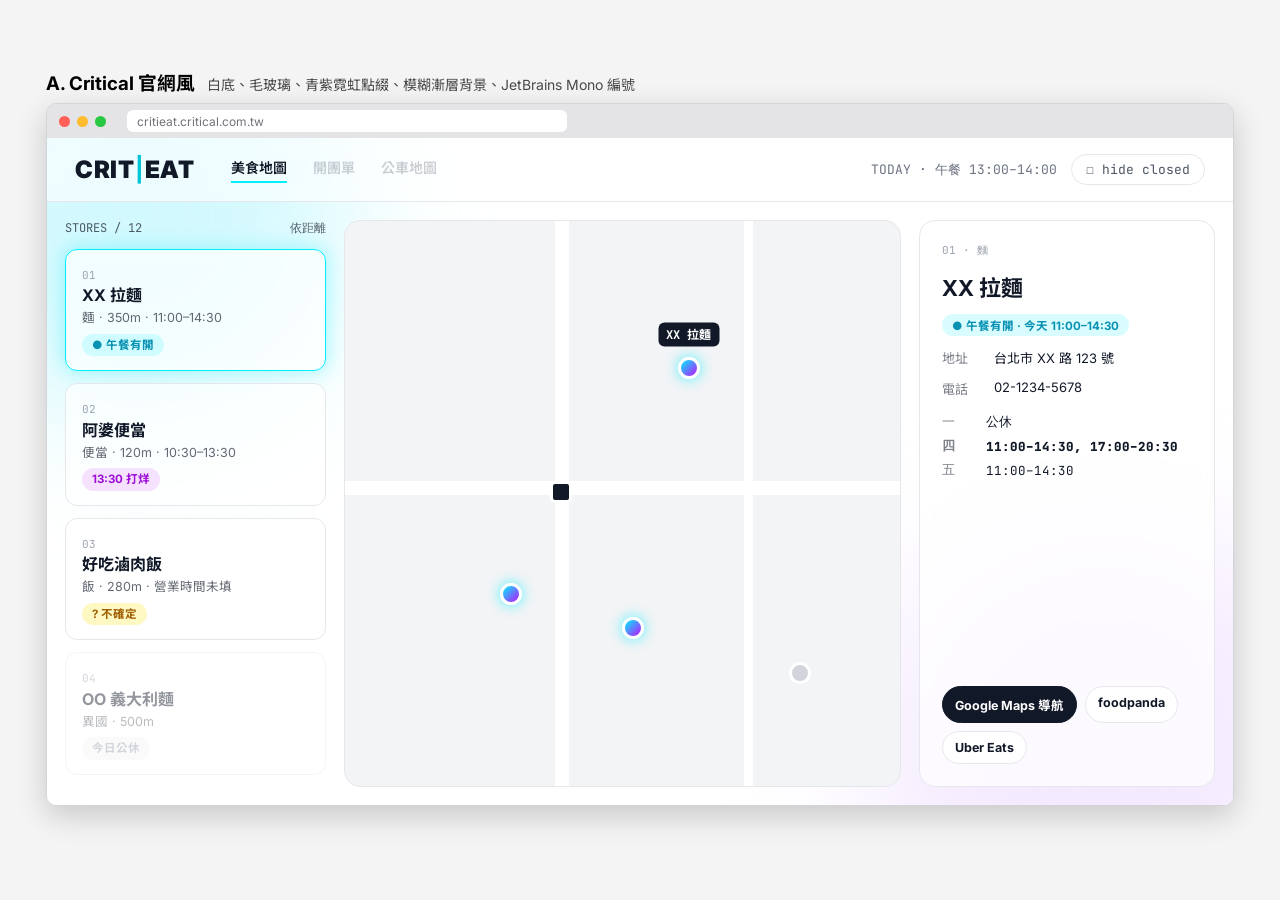
<file: docs/design/style-a-critical.html>
<!doctype html>
<html lang="zh-Hant"><head><meta charset="utf-8"><meta name="viewport" content="width=device-width, initial-scale=1">
<title>CRITIEAT 風格 A（採用）</title>
<link rel="stylesheet" href="https://fonts.googleapis.com/css2?family=Inter:wght@400;600;800;900&family=Noto+Sans+TC:wght@400;500;700;900&family=JetBrains+Mono:wght@400;700&display=swap">
<style>
  .win { border-radius: 10px; overflow: hidden; box-shadow: 0 10px 30px rgba(0,0,0,.18); border: 1px solid #d4d4d8; }
  .chrome { height: 34px; background: #e4e4e7; display: flex; align-items: center; gap: 7px; padding: 0 12px; }
  .chrome i { width: 11px; height: 11px; border-radius: 50%; display: block; }
  .chrome .url { margin-left: 14px; flex: 1; max-width: 420px; height: 22px; background: #fff; border-radius: 6px; font: 12px Inter, sans-serif; color: #71717a; display: flex; align-items: center; padding: 0 10px; }

  .site { font-family: Inter, "Noto Sans TC", sans-serif; aspect-ratio: 16 / 9; display: flex; flex-direction: column; position: relative; overflow: hidden; font-size: 14px; }
  .site * { box-sizing: border-box; }
  .hdr { height: 64px; display: flex; align-items: center; padding: 0 28px; gap: 36px; position: relative; z-index: 2; flex: none; }
  .hdr .logo { font-weight: 900; font-size: 24px; letter-spacing: .03em; }
  .hdr nav { display: flex; gap: 26px; font-size: 14px; font-weight: 600; }
  .hdr nav .soon { opacity: .35; }
  .hdr .right { margin-left: auto; display: flex; align-items: center; gap: 14px; font-size: 13px; }
  .main { flex: 1; display: flex; min-height: 0; position: relative; z-index: 1; }
  .list { width: 25%; padding: 18px; display: flex; flex-direction: column; gap: 12px; overflow: hidden; flex: none; }
  .list .head { font-size: 12px; display: flex; justify-content: space-between; opacity: .7; }
  .item { padding: 14px 16px; line-height: 1.45; cursor: default; }
  .item b { font-size: 16px; display: block; }
  .meta { font-size: 12.5px; opacity: .65; }
  .badge { display: inline-block; font-size: 11.5px; padding: 3px 10px; margin-top: 6px; font-weight: 700; }
  .map { flex: 1; position: relative; overflow: hidden; }
  .road { position: absolute; }
  .pin { position: absolute; transform: translate(-50%, -50%); width: 22px; height: 22px; border-radius: 50%; }
  .pin-label { position: absolute; transform: translate(-50%, -190%); font-size: 12px; font-weight: 700; padding: 3px 8px; white-space: nowrap; }
  .detail { width: 25%; padding: 22px; display: flex; flex-direction: column; gap: 12px; flex: none; overflow: hidden; }
  .detail h3 { margin: 0; font-size: 22px; }
  .detail .row { font-size: 13px; display: flex; gap: 8px; }
  .detail .row span:first-child { width: 44px; opacity: .55; flex: none; }
  .detail table { font-size: 12.5px; border-collapse: collapse; width: 100%; }
  .detail td { padding: 3px 0; }
  .detail td:first-child { width: 44px; opacity: .55; }
  .detail tr.today td { font-weight: 800; }
  .btns { display: flex; flex-wrap: wrap; gap: 8px; margin-top: auto; }
  .btn { font-size: 12.5px; font-weight: 700; padding: 8px 12px; }

  /* ---------- A Critical ---------- */
  .A { background: #fff; color: #111827; }
  .A .blob { position: absolute; border-radius: 50%; filter: blur(70px); opacity: .5; z-index: 0; }
  .A .hdr { border-bottom: 1px solid #e5e7eb; background: rgba(255,255,255,.6); backdrop-filter: blur(8px); }
  .A .logo b { color: #00c4d4; }
  .A nav a.on { color: #111827; border-bottom: 2px solid #00f0ff; padding-bottom: 4px; }
  .A nav a { color: #6b7280; }
  .A .mono { font-family: "JetBrains Mono", monospace; }
  .A .pill { border: 1px solid #e5e7eb; border-radius: 999px; padding: 6px 14px; background: rgba(255,255,255,.7); color: #4b5563; }
  .A .item { background: rgba(255,255,255,.7); backdrop-filter: blur(6px); border: 1px solid #e5e7eb; border-radius: 12px; }
  .A .item.on { border-color: #00f0ff; box-shadow: 0 0 18px 2px rgba(0,240,255,.3); }
  .A .item.off { opacity: .45; }
  .A .num { font-family: "JetBrains Mono", monospace; font-size: 11px; color: #9ca3af; }
  .A .b-open { background: rgba(0,240,255,.15); color: #0891b2; border-radius: 999px; }
  .A .b-warn { background: rgba(188,19,254,.12); color: #9d0fd6; border-radius: 999px; }
  .A .b-off { background: #f3f4f6; color: #9ca3af; border-radius: 999px; }
  .A .map { background: #f3f4f6; margin: 18px 0; border-radius: 16px; border: 1px solid #e5e7eb; }
  .A .road { background: #fff; }
  .A .pin { background: linear-gradient(135deg, #00f0ff, #bc13fe); border: 3px solid #fff; box-shadow: 0 0 14px rgba(0,240,255,.7); }
  .A .pin.off { background: #d1d5db; box-shadow: none; }
  .A .pin.hq { background: #111827; border-radius: 5px; box-shadow: none; }
  .A .pin-label { background: #111827; color: #fff; border-radius: 6px; font-family: "JetBrains Mono", "Noto Sans TC", monospace; }
  .A .detail { background: rgba(255,255,255,.75); backdrop-filter: blur(8px); margin: 18px; border: 1px solid #e5e7eb; border-radius: 16px; }
  .A .btn { border-radius: 999px; border: 1px solid #e5e7eb; background: #fff; }
  .A .btn.pri { background: #111827; color: #fff; border-color: #111827; }

  /* ---------- B Mono ---------- */
  .B { background: #fafafa; color: #111; }
  .B .hdr { background: #111; color: #fff; }
  .B nav a { color: #fff; }
  .B nav a.on { background: #fff; color: #111; padding: 4px 10px; }
  .B .pill { border: 2px solid #fff; padding: 5px 12px; font-weight: 700; }
  .B .item { background: #fff; border: 2px solid #111; }
  .B .item.on { box-shadow: 5px 5px 0 #111; }
  .B .item.off { border-color: #ccc; color: #aaa; }
  .B .b-open { background: #111; color: #fff; }
  .B .b-warn { background: #ffd400; color: #111; }
  .B .b-off { background: #e5e5e5; color: #999; }
  .B .map { background: #fff; border-left: 2px solid #111; border-right: 2px solid #111; }
  .B .road { background: #ececec; }
  .B .pin { background: #111; border: 3px solid #fff; box-shadow: 0 0 0 2px #111; }
  .B .pin.off { background: #ccc; box-shadow: 0 0 0 2px #ccc; }
  .B .pin.hq { background: #ffd400; border-radius: 3px; }
  .B .pin-label { background: #111; color: #fff; }
  .B .detail { background: #fff; }
  .B .detail h3 { font-weight: 900; font-size: 26px; }
  .B .btn { border: 2px solid #111; background: #fff; }
  .B .btn.pri { background: #111; color: #fff; }

  /* ---------- C Warm ---------- */
  .C { background: #fff8ef; color: #3b2a1a; }
  .C .hdr { border-bottom: 1px solid #f0dcc4; }
  .C .logo { color: #e8590c; }
  .C nav a { color: #a08b77; }
  .C nav a.on { color: #e8590c; }
  .C .pill { background: #ffe8cc; color: #b34700; border-radius: 999px; padding: 6px 14px; font-weight: 700; }
  .C .item { background: #fff; border-radius: 16px; box-shadow: 0 2px 10px rgba(120,70,20,.08); }
  .C .item.on { outline: 2px solid #ff922b; }
  .C .item.off { opacity: .5; }
  .C .b-open { background: #d3f9d8; color: #2b8a3e; border-radius: 999px; }
  .C .b-warn { background: #ffe8cc; color: #d9480f; border-radius: 999px; }
  .C .b-off { background: #f1e6da; color: #a08b77; border-radius: 999px; }
  .C .map { background: #f3e7d6; margin: 18px 0; border-radius: 20px; }
  .C .road { background: #fff; }
  .C .pin { width: 36px; height: 36px; background: #fff; box-shadow: 0 3px 8px rgba(0,0,0,.15); font-size: 19px; display: flex; align-items: center; justify-content: center; }
  .C .pin.off { filter: grayscale(1); opacity: .5; }
  .C .pin.hq { background: #e8590c; color: #fff; font-size: 12px; font-weight: 800; width: 46px; height: 46px; }
  .C .pin-label { background: #e8590c; color: #fff; border-radius: 999px; transform: translate(-50%, -170%); }
  .C .detail { background: #fff; margin: 18px; border-radius: 20px; box-shadow: 0 4px 16px rgba(120,70,20,.08); }
  .C .btn { border-radius: 999px; background: #fff3e6; color: #b34700; }
  .C .btn.pri { background: #e8590c; color: #fff; }

  .opt-title { margin: 22px 0 8px; display: flex; align-items: baseline; gap: 12px; }
  .opt-title h3 { margin: 0; }
  .opt-title p { margin: 0; opacity: .7; font-size: 14px; }
</style>

<style>body{margin:0;padding:32px;background:#f4f4f5;font-family:Inter,"Noto Sans TC",sans-serif}</style>
</head><body>
<div>
<div class="option" data-choice="a-critical" style="display:block;padding:14px">
  <div class="opt-title"><h3>A. Critical 官網風</h3><p>白底、毛玻璃、青紫霓虹點綴、模糊漸層背景、JetBrains Mono 編號</p></div>
  <div class="win">
    <div class="chrome"><i style="background:#ff5f57"></i><i style="background:#febc2e"></i><i style="background:#28c840"></i><div class="url">critieat.critical.com.tw</div></div>
    <div class="site A">
      <div class="blob" style="width:420px;height:420px;background:#a5f3fc;top:-140px;left:-120px"></div>
      <div class="blob" style="width:460px;height:460px;background:#e9d5ff;bottom:-180px;right:-100px"></div>
      <div class="hdr">
        <div class="logo">CRIT<b>|</b>EAT</div>
        <nav><a class="on">美食地圖</a><a class="soon">開團單</a><a class="soon">公車地圖</a></nav>
        <div class="right"><span class="mono" style="color:#6b7280">TODAY · 午餐 13:00–14:00</span><span class="pill mono">☐ hide closed</span></div>
      </div>
      <div class="main">
        <div class="list">
          <div class="head mono"><span>STORES / 12</span><span>依距離</span></div>
          <div class="item on"><span class="num">01</span><b>XX 拉麵</b><span class="meta">麵 · 350m · 11:00–14:30</span><br><span class="badge b-open">● 午餐有開</span></div>
          <div class="item"><span class="num">02</span><b>阿婆便當</b><span class="meta">便當 · 120m · 10:30–13:30</span><br><span class="badge b-warn">13:30 打烊</span></div>
          <div class="item"><span class="num">03</span><b>好吃滷肉飯</b><span class="meta">飯 · 280m · 營業時間未填</span><br><span class="badge b-off" style="background:#fef9c3;color:#a16207">? 不確定</span></div>
          <div class="item off"><span class="num">04</span><b>OO 義大利麵</b><span class="meta">異國 · 500m</span><br><span class="badge b-off">今日公休</span></div>
        </div>
        <div class="map">
          <div class="road" style="left:0;right:0;top:46%;height:14px"></div>
          <div class="road" style="top:0;bottom:0;left:38%;width:14px"></div>
          <div class="road" style="top:0;bottom:0;left:72%;width:9px"></div>
          <div class="pin hq" style="left:39%;top:48%"></div>
          <div class="pin" style="left:62%;top:26%"></div><div class="pin-label" style="left:62%;top:26%">XX 拉麵</div>
          <div class="pin" style="left:30%;top:66%"></div>
          <div class="pin" style="left:52%;top:72%"></div>
          <div class="pin off" style="left:82%;top:80%"></div>
        </div>
        <div class="detail">
          <span class="num">01 · 麵</span>
          <h3>XX 拉麵</h3>
          <span class="badge b-open" style="align-self:flex-start;margin:0">● 午餐有開 · 今天 11:00–14:30</span>
          <div class="row"><span>地址</span><span>台北市 XX 路 123 號</span></div>
          <div class="row"><span>電話</span><span>02-1234-5678</span></div>
          <table class="mono"><tr><td>一</td><td>公休</td></tr><tr class="today"><td>四</td><td>11:00–14:30, 17:00–20:30</td></tr><tr><td>五</td><td>11:00–14:30</td></tr></table>
          <div class="btns"><span class="btn pri">Google Maps 導航</span><span class="btn">foodpanda</span><span class="btn">Uber Eats</span></div>
        </div>
      </div>
    </div>
  </div>
</div>

</div>
</body></html>
</file>
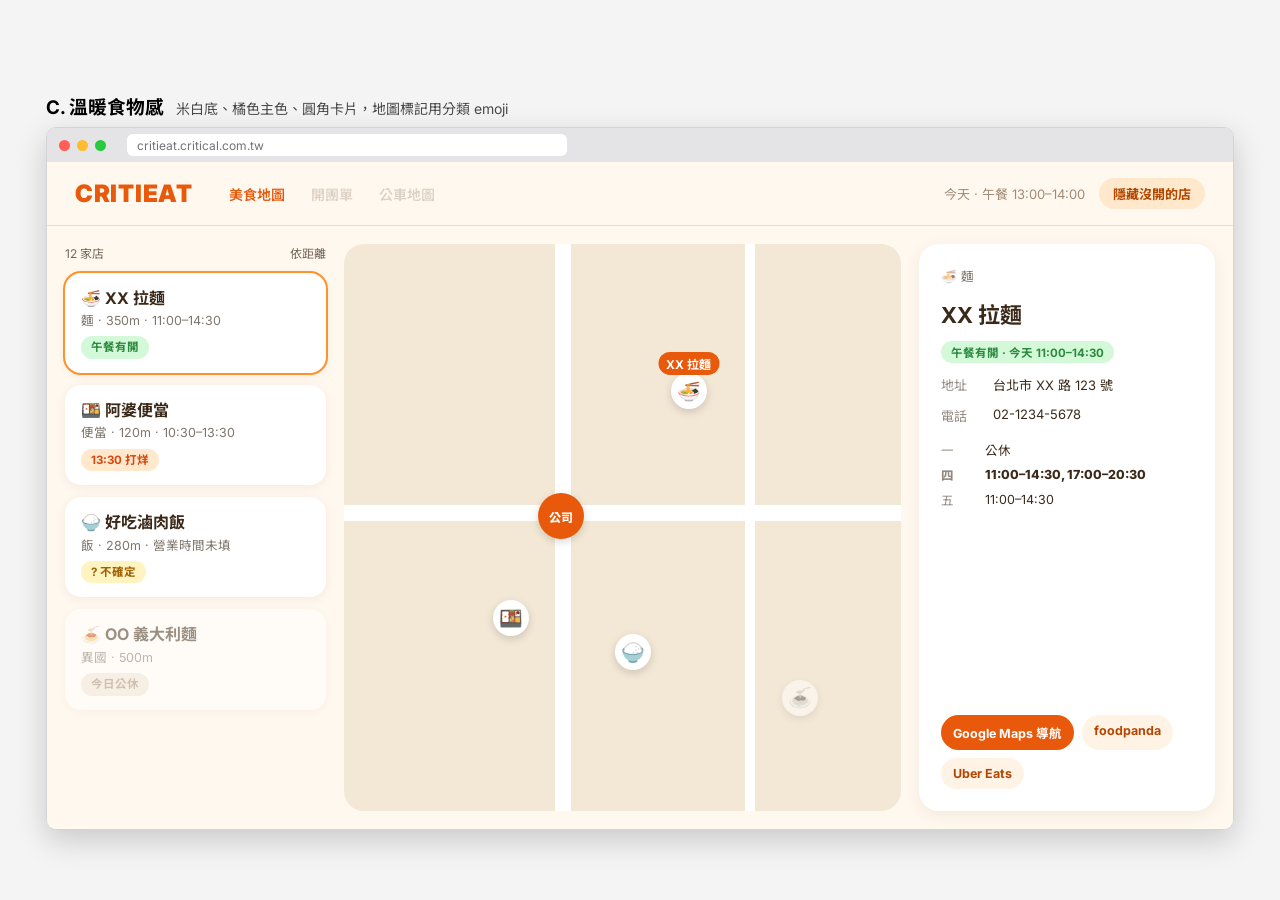
<file: docs/design/style-c-warm.html>
<!doctype html>
<html lang="zh-Hant"><head><meta charset="utf-8"><meta name="viewport" content="width=device-width, initial-scale=1">
<title>CRITIEAT 風格 C（保留樣本）</title>
<link rel="stylesheet" href="https://fonts.googleapis.com/css2?family=Inter:wght@400;600;800;900&family=Noto+Sans+TC:wght@400;500;700;900&family=JetBrains+Mono:wght@400;700&display=swap">
<style>
  .win { border-radius: 10px; overflow: hidden; box-shadow: 0 10px 30px rgba(0,0,0,.18); border: 1px solid #d4d4d8; }
  .chrome { height: 34px; background: #e4e4e7; display: flex; align-items: center; gap: 7px; padding: 0 12px; }
  .chrome i { width: 11px; height: 11px; border-radius: 50%; display: block; }
  .chrome .url { margin-left: 14px; flex: 1; max-width: 420px; height: 22px; background: #fff; border-radius: 6px; font: 12px Inter, sans-serif; color: #71717a; display: flex; align-items: center; padding: 0 10px; }

  .site { font-family: Inter, "Noto Sans TC", sans-serif; aspect-ratio: 16 / 9; display: flex; flex-direction: column; position: relative; overflow: hidden; font-size: 14px; }
  .site * { box-sizing: border-box; }
  .hdr { height: 64px; display: flex; align-items: center; padding: 0 28px; gap: 36px; position: relative; z-index: 2; flex: none; }
  .hdr .logo { font-weight: 900; font-size: 24px; letter-spacing: .03em; }
  .hdr nav { display: flex; gap: 26px; font-size: 14px; font-weight: 600; }
  .hdr nav .soon { opacity: .35; }
  .hdr .right { margin-left: auto; display: flex; align-items: center; gap: 14px; font-size: 13px; }
  .main { flex: 1; display: flex; min-height: 0; position: relative; z-index: 1; }
  .list { width: 25%; padding: 18px; display: flex; flex-direction: column; gap: 12px; overflow: hidden; flex: none; }
  .list .head { font-size: 12px; display: flex; justify-content: space-between; opacity: .7; }
  .item { padding: 14px 16px; line-height: 1.45; cursor: default; }
  .item b { font-size: 16px; display: block; }
  .meta { font-size: 12.5px; opacity: .65; }
  .badge { display: inline-block; font-size: 11.5px; padding: 3px 10px; margin-top: 6px; font-weight: 700; }
  .map { flex: 1; position: relative; overflow: hidden; }
  .road { position: absolute; }
  .pin { position: absolute; transform: translate(-50%, -50%); width: 22px; height: 22px; border-radius: 50%; }
  .pin-label { position: absolute; transform: translate(-50%, -190%); font-size: 12px; font-weight: 700; padding: 3px 8px; white-space: nowrap; }
  .detail { width: 25%; padding: 22px; display: flex; flex-direction: column; gap: 12px; flex: none; overflow: hidden; }
  .detail h3 { margin: 0; font-size: 22px; }
  .detail .row { font-size: 13px; display: flex; gap: 8px; }
  .detail .row span:first-child { width: 44px; opacity: .55; flex: none; }
  .detail table { font-size: 12.5px; border-collapse: collapse; width: 100%; }
  .detail td { padding: 3px 0; }
  .detail td:first-child { width: 44px; opacity: .55; }
  .detail tr.today td { font-weight: 800; }
  .btns { display: flex; flex-wrap: wrap; gap: 8px; margin-top: auto; }
  .btn { font-size: 12.5px; font-weight: 700; padding: 8px 12px; }

  /* ---------- A Critical ---------- */
  .A { background: #fff; color: #111827; }
  .A .blob { position: absolute; border-radius: 50%; filter: blur(70px); opacity: .5; z-index: 0; }
  .A .hdr { border-bottom: 1px solid #e5e7eb; background: rgba(255,255,255,.6); backdrop-filter: blur(8px); }
  .A .logo b { color: #00c4d4; }
  .A nav a.on { color: #111827; border-bottom: 2px solid #00f0ff; padding-bottom: 4px; }
  .A nav a { color: #6b7280; }
  .A .mono { font-family: "JetBrains Mono", monospace; }
  .A .pill { border: 1px solid #e5e7eb; border-radius: 999px; padding: 6px 14px; background: rgba(255,255,255,.7); color: #4b5563; }
  .A .item { background: rgba(255,255,255,.7); backdrop-filter: blur(6px); border: 1px solid #e5e7eb; border-radius: 12px; }
  .A .item.on { border-color: #00f0ff; box-shadow: 0 0 18px 2px rgba(0,240,255,.3); }
  .A .item.off { opacity: .45; }
  .A .num { font-family: "JetBrains Mono", monospace; font-size: 11px; color: #9ca3af; }
  .A .b-open { background: rgba(0,240,255,.15); color: #0891b2; border-radius: 999px; }
  .A .b-warn { background: rgba(188,19,254,.12); color: #9d0fd6; border-radius: 999px; }
  .A .b-off { background: #f3f4f6; color: #9ca3af; border-radius: 999px; }
  .A .map { background: #f3f4f6; margin: 18px 0; border-radius: 16px; border: 1px solid #e5e7eb; }
  .A .road { background: #fff; }
  .A .pin { background: linear-gradient(135deg, #00f0ff, #bc13fe); border: 3px solid #fff; box-shadow: 0 0 14px rgba(0,240,255,.7); }
  .A .pin.off { background: #d1d5db; box-shadow: none; }
  .A .pin.hq { background: #111827; border-radius: 5px; box-shadow: none; }
  .A .pin-label { background: #111827; color: #fff; border-radius: 6px; font-family: "JetBrains Mono", "Noto Sans TC", monospace; }
  .A .detail { background: rgba(255,255,255,.75); backdrop-filter: blur(8px); margin: 18px; border: 1px solid #e5e7eb; border-radius: 16px; }
  .A .btn { border-radius: 999px; border: 1px solid #e5e7eb; background: #fff; }
  .A .btn.pri { background: #111827; color: #fff; border-color: #111827; }

  /* ---------- B Mono ---------- */
  .B { background: #fafafa; color: #111; }
  .B .hdr { background: #111; color: #fff; }
  .B nav a { color: #fff; }
  .B nav a.on { background: #fff; color: #111; padding: 4px 10px; }
  .B .pill { border: 2px solid #fff; padding: 5px 12px; font-weight: 700; }
  .B .item { background: #fff; border: 2px solid #111; }
  .B .item.on { box-shadow: 5px 5px 0 #111; }
  .B .item.off { border-color: #ccc; color: #aaa; }
  .B .b-open { background: #111; color: #fff; }
  .B .b-warn { background: #ffd400; color: #111; }
  .B .b-off { background: #e5e5e5; color: #999; }
  .B .map { background: #fff; border-left: 2px solid #111; border-right: 2px solid #111; }
  .B .road { background: #ececec; }
  .B .pin { background: #111; border: 3px solid #fff; box-shadow: 0 0 0 2px #111; }
  .B .pin.off { background: #ccc; box-shadow: 0 0 0 2px #ccc; }
  .B .pin.hq { background: #ffd400; border-radius: 3px; }
  .B .pin-label { background: #111; color: #fff; }
  .B .detail { background: #fff; }
  .B .detail h3 { font-weight: 900; font-size: 26px; }
  .B .btn { border: 2px solid #111; background: #fff; }
  .B .btn.pri { background: #111; color: #fff; }

  /* ---------- C Warm ---------- */
  .C { background: #fff8ef; color: #3b2a1a; }
  .C .hdr { border-bottom: 1px solid #f0dcc4; }
  .C .logo { color: #e8590c; }
  .C nav a { color: #a08b77; }
  .C nav a.on { color: #e8590c; }
  .C .pill { background: #ffe8cc; color: #b34700; border-radius: 999px; padding: 6px 14px; font-weight: 700; }
  .C .item { background: #fff; border-radius: 16px; box-shadow: 0 2px 10px rgba(120,70,20,.08); }
  .C .item.on { outline: 2px solid #ff922b; }
  .C .item.off { opacity: .5; }
  .C .b-open { background: #d3f9d8; color: #2b8a3e; border-radius: 999px; }
  .C .b-warn { background: #ffe8cc; color: #d9480f; border-radius: 999px; }
  .C .b-off { background: #f1e6da; color: #a08b77; border-radius: 999px; }
  .C .map { background: #f3e7d6; margin: 18px 0; border-radius: 20px; }
  .C .road { background: #fff; }
  .C .pin { width: 36px; height: 36px; background: #fff; box-shadow: 0 3px 8px rgba(0,0,0,.15); font-size: 19px; display: flex; align-items: center; justify-content: center; }
  .C .pin.off { filter: grayscale(1); opacity: .5; }
  .C .pin.hq { background: #e8590c; color: #fff; font-size: 12px; font-weight: 800; width: 46px; height: 46px; }
  .C .pin-label { background: #e8590c; color: #fff; border-radius: 999px; transform: translate(-50%, -170%); }
  .C .detail { background: #fff; margin: 18px; border-radius: 20px; box-shadow: 0 4px 16px rgba(120,70,20,.08); }
  .C .btn { border-radius: 999px; background: #fff3e6; color: #b34700; }
  .C .btn.pri { background: #e8590c; color: #fff; }

  .opt-title { margin: 22px 0 8px; display: flex; align-items: baseline; gap: 12px; }
  .opt-title h3 { margin: 0; }
  .opt-title p { margin: 0; opacity: .7; font-size: 14px; }
</style>

<style>body{margin:0;padding:32px;background:#f4f4f5;font-family:Inter,"Noto Sans TC",sans-serif}</style>
</head><body>
<div>
<div class="option" data-choice="c-warm" style="display:block;padding:14px;margin-top:24px">
  <div class="opt-title"><h3>C. 溫暖食物感</h3><p>米白底、橘色主色、圓角卡片，地圖標記用分類 emoji</p></div>
  <div class="win">
    <div class="chrome"><i style="background:#ff5f57"></i><i style="background:#febc2e"></i><i style="background:#28c840"></i><div class="url">critieat.critical.com.tw</div></div>
    <div class="site C">
      <div class="hdr">
        <div class="logo">CRITIEAT</div>
        <nav><a class="on">美食地圖</a><a class="soon">開團單</a><a class="soon">公車地圖</a></nav>
        <div class="right"><span style="color:#a08b77">今天 · 午餐 13:00–14:00</span><span class="pill">隱藏沒開的店</span></div>
      </div>
      <div class="main">
        <div class="list">
          <div class="head"><span>12 家店</span><span>依距離</span></div>
          <div class="item on"><b>🍜 XX 拉麵</b><span class="meta">麵 · 350m · 11:00–14:30</span><br><span class="badge b-open">午餐有開</span></div>
          <div class="item"><b>🍱 阿婆便當</b><span class="meta">便當 · 120m · 10:30–13:30</span><br><span class="badge b-warn">13:30 打烊</span></div>
          <div class="item"><b>🍚 好吃滷肉飯</b><span class="meta">飯 · 280m · 營業時間未填</span><br><span class="badge" style="background:#fff3bf;color:#a16207;border-radius:999px">? 不確定</span></div>
          <div class="item off"><b>🍝 OO 義大利麵</b><span class="meta">異國 · 500m</span><br><span class="badge b-off">今日公休</span></div>
        </div>
        <div class="map">
          <div class="road" style="left:0;right:0;top:46%;height:16px"></div>
          <div class="road" style="top:0;bottom:0;left:38%;width:16px"></div>
          <div class="road" style="top:0;bottom:0;left:72%;width:10px"></div>
          <div class="pin hq" style="left:39%;top:48%">公司</div>
          <div class="pin" style="left:62%;top:26%">🍜</div><div class="pin-label" style="left:62%;top:26%">XX 拉麵</div>
          <div class="pin" style="left:30%;top:66%">🍱</div>
          <div class="pin" style="left:52%;top:72%">🍚</div>
          <div class="pin off" style="left:82%;top:80%">🍝</div>
        </div>
        <div class="detail">
          <span class="meta">🍜 麵</span>
          <h3>XX 拉麵</h3>
          <span class="badge b-open" style="align-self:flex-start;margin:0">午餐有開 · 今天 11:00–14:30</span>
          <div class="row"><span>地址</span><span>台北市 XX 路 123 號</span></div>
          <div class="row"><span>電話</span><span>02-1234-5678</span></div>
          <table><tr><td>一</td><td>公休</td></tr><tr class="today"><td>四</td><td>11:00–14:30, 17:00–20:30</td></tr><tr><td>五</td><td>11:00–14:30</td></tr></table>
          <div class="btns"><span class="btn pri">Google Maps 導航</span><span class="btn">foodpanda</span><span class="btn">Uber Eats</span></div>
        </div>
      </div>
    </div>
  </div>
</div>
</div>
</body></html>
</file>
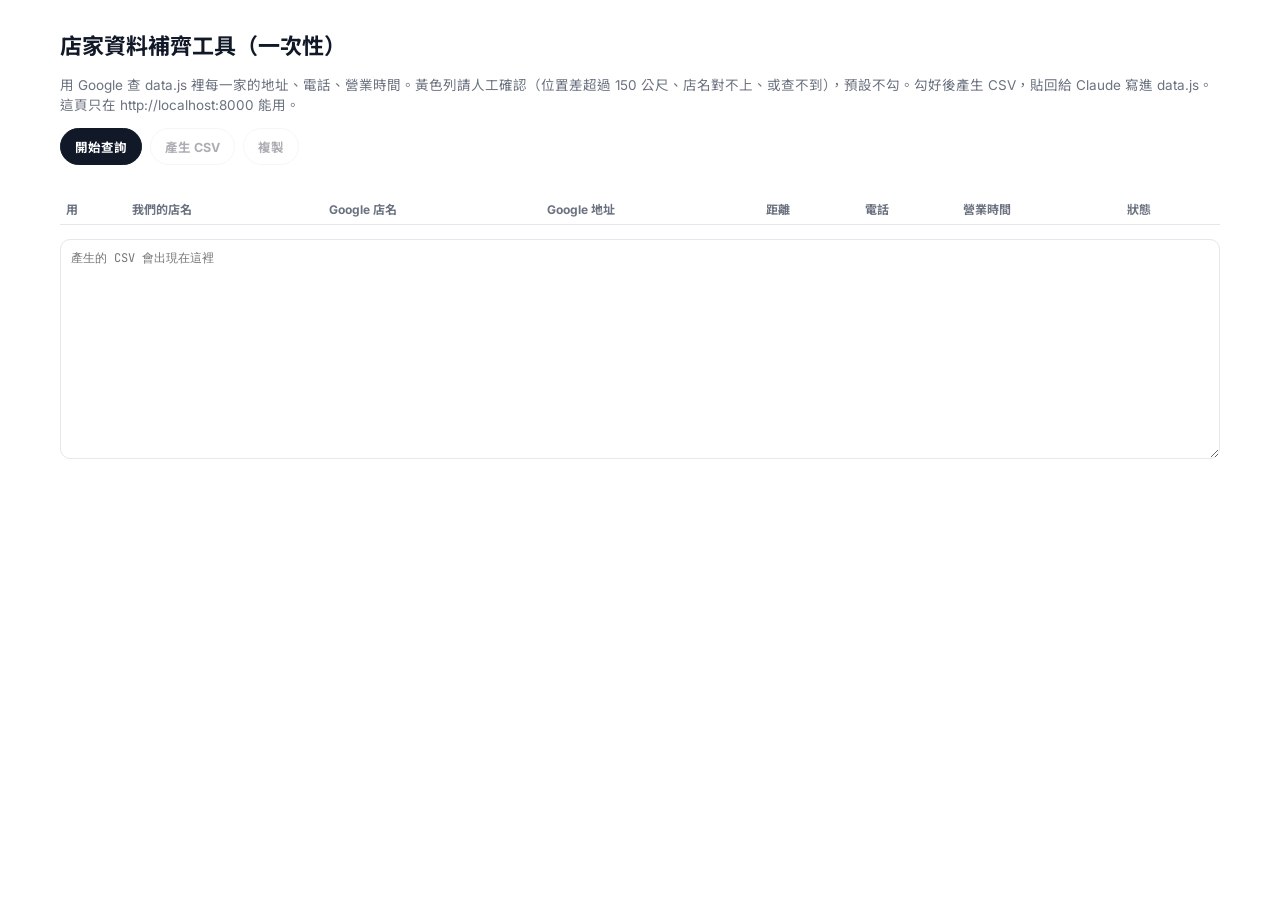
<file: proto/v1/tools/backfill.html>
<!doctype html>
<html lang="zh-Hant">
<head>
  <meta charset="utf-8">
  <meta name="viewport" content="width=device-width, initial-scale=1">
  <title>店家資料補齊工具</title>
  <link rel="stylesheet" href="https://fonts.googleapis.com/css2?family=Inter:wght@400;600;700;800&family=Noto+Sans+TC:wght@400;500;700&family=JetBrains+Mono:wght@400;700&display=swap">
  <link rel="stylesheet" href="../css/style.css">
  <style>
    body { overflow: auto; }
    .bf { max-width: 1200px; margin: 0 auto; padding: 28px 20px 60px; display: flex; flex-direction: column; gap: 14px; }
    .bf h1 { margin: 0; font-size: 22px; }
    .bf p { margin: 0; font-size: 13.5px; color: var(--muted); }
    .bf__msg { font-weight: 700; color: var(--yellow-ink) !important; }
    .bf table { width: 100%; border-collapse: collapse; font-size: 13px; }
    .bf th, .bf td { padding: 7px 6px; border-bottom: 1px solid var(--line); text-align: left; vertical-align: top; }
    .bf th { font-size: 12px; color: var(--muted); }
    .bf tr.is-flag td { background: var(--yellow-bg); }
    .bf__hours { white-space: pre-line; font-family: var(--mono); font-size: 11.5px; }
    .bf__dist { font-family: var(--mono); text-align: right; }
    .bf textarea { width: 100%; min-height: 220px; font-family: var(--mono); font-size: 12px; padding: 10px; border: 1px solid var(--line); border-radius: 10px; }
    .bf .btns { margin-top: 0; }
    .bf button.btn { cursor: pointer; }
  </style>
</head>
<body>
  <main class="bf">
    <h1>店家資料補齊工具（一次性）</h1>
    <p>用 Google 查 data.js 裡每一家的地址、電話、營業時間。黃色列請人工確認（位置差超過 150 公尺、店名對不上、或查不到），預設不勾。勾好後產生 CSV，貼回給 Claude 寫進 data.js。這頁只在 http://localhost:8000 能用。</p>
    <div class="btns">
      <button class="btn btn--primary" type="button" id="bf-start">開始查詢</button>
      <button class="btn" type="button" id="bf-gen" disabled>產生 CSV</button>
      <button class="btn" type="button" id="bf-copy" disabled>複製</button>
    </div>
    <p class="bf__msg" id="bf-msg" role="status"></p>
    <table>
      <thead><tr><th>用</th><th>我們的店名</th><th>Google 店名</th><th>Google 地址</th><th>距離</th><th>電話</th><th>營業時間</th><th>狀態</th></tr></thead>
      <tbody id="bf-rows"></tbody>
    </table>
    <textarea id="bf-out" readonly placeholder="產生的 CSV 會出現在這裡"></textarea>
  </main>
  <script src="../js/config.js"></script>
  <script src="../js/csv.js"></script>
  <script src="../js/hours.js"></script>
  <script src="../js/geo.js"></script>
  <script src="../js/stores.js"></script>
  <script src="../js/data.js"></script>
  <script src="../js/store-edit.js"></script>
  <script src="../js/places.js"></script>
  <script src="backfill.js"></script>
</body>
</html>
</file>
<file: proto/v1/css/style.css>
/* CRITIEAT — 風格 A（Critical 官網風），樣本：docs/design/style-a-critical.html */
:root {
  --ink: #111827;
  --muted: #6b7280;
  --faint: #9ca3af;
  --line: #e5e7eb;
  --bg: #fff;
  --panel: rgba(255, 255, 255, .75);
  --cyan: #00f0ff;
  --cyan-ink: #0891b2;
  --purple: #bc13fe;
  --purple-ink: #9d0fd6;
  --yellow-bg: #fef9c3;
  --yellow-ink: #a16207;
  --gray-bg: #f3f4f6;
  --mono: "JetBrains Mono", ui-monospace, monospace;
}

* { box-sizing: border-box; }
html, body { height: 100%; margin: 0; }
body {
  font-family: Inter, "Noto Sans TC", sans-serif;
  color: var(--ink);
  background: var(--bg);
  overflow: hidden;
}
.mono { font-family: var(--mono); }

/* 背景模糊色塊 */
.blob { position: fixed; border-radius: 50%; filter: blur(80px); opacity: .45; z-index: 0; pointer-events: none; }
.blob--cyan { width: 520px; height: 520px; background: #a5f3fc; top: -180px; left: -160px; }
.blob--purple { width: 560px; height: 560px; background: #e9d5ff; bottom: -220px; right: -140px; }

.app { position: relative; z-index: 1; height: 100vh; display: flex; flex-direction: column; }

/* 導覽列 */
.hdr {
  height: 64px; flex: none; display: flex; align-items: center; gap: 36px; padding: 0 28px;
  border-bottom: 1px solid var(--line); background: rgba(255, 255, 255, .6); backdrop-filter: blur(8px);
}
.logo { display: block; height: 28px; width: auto; flex: none; }
.nav { display: flex; gap: 26px; font-size: 14px; font-weight: 600; }
.nav a { color: var(--muted); text-decoration: none; }
.nav a.is-active { color: var(--ink); border-bottom: 2px solid var(--cyan); padding-bottom: 4px; }
.nav a.is-soon { opacity: .35; cursor: not-allowed; }
.hamb { display: none; }
.hdr__right { margin-left: auto; display: flex; align-items: center; gap: 14px; font-size: 13px; }
.today { color: var(--muted); }
.pill {
  display: inline-flex; align-items: center; gap: 6px; border: 1px solid var(--line); border-radius: 999px;
  padding: 6px 14px; background: rgba(255, 255, 255, .7); color: #4b5563; cursor: pointer; user-select: none;
}

/* 三欄 */
.main { flex: 1; min-height: 0; display: flex; }

.list { width: 340px; flex: none; padding: 18px; overflow-y: auto; display: flex; flex-direction: column; gap: 12px; }
.list__head { display: flex; justify-content: space-between; font-size: 12px; color: var(--muted); }
.item {
  display: block; width: 100%; text-align: left; font: inherit; color: inherit; cursor: pointer;
  padding: 14px 16px; line-height: 1.45; background: var(--panel); backdrop-filter: blur(6px);
  border: 1px solid var(--line); border-radius: 12px; transition: box-shadow .15s, border-color .15s;
}
.item:hover { border-color: #a5f3fc; }
.item.is-selected { border-color: var(--cyan); box-shadow: 0 0 18px 2px rgba(0, 240, 255, .3); }
.item.is-closed { opacity: .45; }
.item__num { font-family: var(--mono); font-size: 11px; color: var(--faint); }
.item__name { display: block; font-size: 16px; font-weight: 700; }
.item__meta { display: block; font-size: 12.5px; color: var(--muted); }
.item__draft { display: block; margin-top: 4px; font-size: 12px; font-weight: 600; color: var(--yellow-ink); }
.item__warn { display: block; font-size: 11.5px; color: var(--faint); margin-top: 4px; }
.empty { font-size: 13px; color: var(--muted); text-align: center; padding: 32px 0; }

.badge { display: inline-block; font-size: 11.5px; font-weight: 700; padding: 3px 10px; border-radius: 999px; margin-top: 6px; }
.badge--open { background: rgba(0, 240, 255, .15); color: var(--cyan-ink); }
.badge--early { background: rgba(188, 19, 254, .12); color: var(--purple-ink); }
.badge--unknown { background: var(--yellow-bg); color: var(--yellow-ink); }
.badge--closed { background: var(--gray-bg); color: var(--faint); }

.map-wrap { flex: 1; min-width: 0; padding: 18px 18px 18px 0; }
.map { width: 100%; height: 100%; border-radius: 16px; border: 1px solid var(--line); background: var(--gray-bg); overflow: hidden; }
.map--failed { display: flex; align-items: center; justify-content: center; }
.map-fallback { text-align: center; color: var(--muted); font-size: 15px; line-height: 1.8; }
.map-pin-label {
  font-family: Inter, "Noto Sans TC", sans-serif !important; white-space: nowrap;
  text-shadow: 0 0 2px #fff, 0 0 2px #fff, 0 0 3px #fff, 0 0 4px #fff;
}

.detail {
  width: 340px; flex: none; margin: 18px 18px 18px 0; padding: 22px; position: relative;
  background: var(--panel); backdrop-filter: blur(8px); border: 1px solid var(--line); border-radius: 16px;
  overflow-y: auto; display: flex; flex-direction: column; gap: 12px;
}
.detail[hidden] { display: none; }
.detail__close { position: absolute; top: 12px; right: 14px; border: 0; background: none; cursor: pointer; color: var(--faint); font-size: 22px; line-height: 1; }
.detail__kicker { font-family: var(--mono); font-size: 11px; color: var(--faint); }
.detail__name { margin: 0; font-size: 22px; padding-right: 24px; }
.detail .badge { align-self: flex-start; margin: 0; }
.detail__rows { margin: 0; display: flex; flex-direction: column; gap: 6px; }
.detail__row { display: flex; gap: 8px; font-size: 13px; }
.detail__row dt { width: 44px; flex: none; color: var(--faint); }
.detail__row dd { margin: 0; }
.detail__row a { color: var(--cyan-ink); }
.week { font-family: var(--mono); font-size: 12.5px; border-collapse: collapse; width: 100%; }
.week td { padding: 3px 0; vertical-align: top; color: var(--muted); }
.week td:first-child { width: 44px; color: var(--faint); }
.week tr.is-today td { font-weight: 800; color: var(--ink); }
.detail__note { margin: 0; font-size: 13px; white-space: pre-line; background: var(--gray-bg); border-radius: 10px; padding: 10px 12px; }
.btns { display: flex; flex-wrap: wrap; gap: 8px; margin-top: auto; }
.btn {
  font-size: 12.5px; font-weight: 700; padding: 8px 14px; border-radius: 999px;
  border: 1px solid var(--line); background: #fff; color: var(--ink); text-decoration: none;
}
.btn--primary { background: var(--ink); color: #fff; border-color: var(--ink); }

/* 公車地圖（bus.html） */
.search {
  width: 100%; font: inherit; font-size: 14px; color: var(--ink); padding: 10px 14px; flex: none;
  border: 1px solid var(--line); border-radius: 12px; background: rgba(255, 255, 255, .8); outline: none;
}
.search:focus { border-color: var(--cyan); box-shadow: 0 0 0 3px rgba(0, 240, 255, .18); }
.tabs { display: flex; gap: 6px; flex: none; }
.tab {
  flex: 1; font: inherit; font-size: 13px; font-weight: 700; padding: 8px 0; cursor: pointer;
  border: 1px solid var(--line); border-radius: 999px; background: rgba(255, 255, 255, .7); color: var(--muted);
}
.tab.is-active { background: var(--ink); border-color: var(--ink); color: #fff; }
/* 搜尋與分頁固定在上方，只有清單本身捲動 */
.list--bus { overflow: hidden; }
.list__body { flex: 1; min-height: 0; overflow-y: auto; display: flex; flex-direction: column; gap: 8px; padding: 2px; margin: -2px; }
.item--compact { padding: 10px 14px; }
.item--compact .item__name { font-size: 15px; }
/* 起迄查詢 */
.trip { display: flex; flex-direction: column; gap: 8px; flex: none; }
.trip[hidden], .search[hidden] { display: none; }
.trip__row { display: flex; align-items: center; gap: 10px; }
.trip__row .search { flex: 1; min-width: 0; width: auto; }
.trip__dot { flex: none; width: 12px; height: 12px; border-radius: 50%; border: 2px solid #fff; box-shadow: 0 0 0 1px var(--line); }
.trip__dot--from { background: var(--ink); }
.trip__dot--to { background: var(--purple); }
.trip__swap { align-self: flex-start; margin-left: 22px; }
.combo-menu {
  position: fixed; z-index: 60; margin: 0; padding: 6px; list-style: none; overflow-y: auto;
  border: 1px solid var(--line); border-radius: 12px; background: rgba(255, 255, 255, .97);
  box-shadow: 0 14px 34px rgba(17, 24, 39, .16); font-size: 14px; color: var(--ink);
}
.combo-menu[hidden] { display: none; }
.combo-menu__item { padding: 8px 10px; border-radius: 8px; cursor: pointer; }
.combo-menu__item.is-active { background: rgba(0, 240, 255, .16); }
.combo-menu__item b { font-weight: 800; color: var(--cyan-ink); }
.combo-menu__hint { padding: 8px 10px; font-size: 12px; color: var(--faint); }
.mcombo__item { display: flex; align-items: baseline; gap: 10px; padding: 8px 10px; border-radius: 8px; cursor: pointer; }
.mcombo__item.is-active { background: rgba(0, 240, 255, .16); }
.mcombo__name { flex: 1; min-width: 0; }
.mcombo__name b { font-weight: 800; color: var(--cyan-ink); }
.mcombo__note { margin-left: 6px; font-size: 11.5px; color: var(--faint); }
.mcombo__last { margin-left: 6px; font-size: 10.5px; font-weight: 700; color: var(--purple-ink); }
.mcombo__price { flex: none; font-size: 12.5px; font-weight: 700; }
.mcombo__rate { flex: none; font-size: 12px; font-weight: 700; color: #b45309; }
.mcombo__rate.is-none { color: var(--faint); font-weight: 400; }
.busrow.is-selected { border-color: var(--cyan); box-shadow: 0 0 12px 1px rgba(0, 240, 255, .3); }
.list__body .sect { margin-top: 8px; font-size: 12px; color: var(--muted); }

/* 常用站牌的橘色圓點（與地圖上的顏色一致） */
.favdot { display: inline-block; width: 9px; height: 9px; margin-right: 7px; border-radius: 50%; background: #ffb020; border: 1.5px solid var(--ink); vertical-align: 1px; }

.detail__sub { font-size: 13px; color: var(--muted); margin-top: -6px; }
.detail__arrow { color: var(--faint); }
.detail__dest { color: var(--purple-ink); }
.sibs { display: flex; flex-wrap: wrap; align-items: center; gap: 6px; }
.sibs__label { font-size: 12px; color: var(--faint); margin-right: 2px; }
.sect { font-size: 11px; color: var(--faint); margin-top: 6px; }
button.btn { font-family: inherit; cursor: pointer; }
.btns--top { margin-top: 0; }
.dirs { display: flex; flex-direction: column; align-items: flex-start; gap: 6px; }
.dirs .btn { text-align: left; }

.busrows { display: flex; flex-direction: column; gap: 6px; }
.busrow {
  display: flex; align-items: center; gap: 10px; width: 100%; text-align: left; font: inherit; color: inherit; cursor: pointer;
  padding: 8px 10px; border: 1px solid var(--line); border-radius: 10px; background: #fff;
}
.busrow:hover { border-color: #a5f3fc; }
.busrow__to { flex: 1; min-width: 0; font-size: 13px; color: var(--muted); }
.busrow__note { flex: none; font-size: 12px; font-weight: 700; color: var(--cyan-ink); }
.chip {
  flex: none; min-width: 52px; text-align: center; font-size: 13px; font-weight: 800; padding: 3px 8px;
  border-radius: 8px; background: var(--ink); color: #fff;
}

.stops { list-style: none; margin: 0; padding: 0; flex: 1; min-height: 180px; overflow-y: auto; position: relative; }
.stop { border-left: 3px solid var(--line); }
.stop.is-ride { border-left-color: var(--cyan); background: rgba(0, 240, 255, .08); }
.stop__btn {
  display: flex; align-items: center; gap: 10px; width: 100%; text-align: left; font: inherit; font-size: 13.5px;
  color: inherit; cursor: pointer; padding: 6px 8px; border: 0; background: none; border-radius: 0 8px 8px 0;
}
.stop__btn:hover { background: var(--gray-bg); }
.stop__btn.is-focus { background: rgba(0, 240, 255, .18); font-weight: 700; }
.stop__seq { font-size: 11px; color: var(--faint); flex: none; }
.stop__name { flex: 1; min-width: 0; }
.stop.is-far .stop__name { color: var(--faint); }
.tag { flex: none; font-size: 11px; font-weight: 700; padding: 2px 8px; border-radius: 999px; }
.tag--on { background: var(--ink); color: #fff; }
.tag--off { background: var(--purple); color: #fff; }

/* 手機：地圖在上、清單在下、詳情為底部抽屜 */
@media (max-width: 900px) {
  body { overflow: auto; }
  .app { height: auto; min-height: 100vh; }
  .hdr { height: auto; min-height: 56px; flex-wrap: wrap; gap: 8px 16px; padding: 8px 16px; }
  .logo { height: 24px; }
  .hamb {
    display: flex; flex-direction: column; justify-content: center; gap: 4px; margin-left: auto; order: 1;
    width: 40px; height: 40px; padding: 0 10px; border: 1px solid var(--line); border-radius: 10px; background: #fff; cursor: pointer;
  }
  .hamb span { display: block; height: 2px; border-radius: 2px; background: var(--ink); transition: transform .2s, opacity .2s; }
  .is-nav-open .hamb span:nth-child(1) { transform: translateY(6px) rotate(45deg); }
  .is-nav-open .hamb span:nth-child(2) { opacity: 0; }
  .is-nav-open .hamb span:nth-child(3) { transform: translateY(-6px) rotate(-45deg); }
  .hdr__right { order: 3; }
  /* 全螢幕選單：深色底蓋住整頁，連結置中 */
  .hdr.is-nav-open { backdrop-filter: none; } /* backdrop-filter 會讓 fixed 子元素只蓋住 header */
  .is-nav-open .hamb { position: relative; z-index: 51; background: transparent; border-color: rgba(255, 255, 255, .25); }
  .is-nav-open .hamb span { background: #fff; }
  .nav { display: none; }
  .is-nav-open .nav {
    display: flex; position: fixed; inset: 0; z-index: 50; flex-direction: column; align-items: center; justify-content: center; gap: 10px;
    background: var(--ink); animation: nav-in .2s ease-out;
  }
  .nav a { font-size: 20px; font-weight: 800; letter-spacing: .12em; color: rgba(255, 255, 255, .85); padding: 12px 24px; }
  .nav a.is-active { color: var(--cyan); border-bottom: 2px solid var(--cyan); padding-bottom: 10px; }
  html.nav-lock, html.nav-lock body { overflow: hidden; }
  .hdr__right { margin-left: 0; flex-wrap: wrap; flex: 1 1 100%; }
  .main { flex-direction: column; }
  .map-wrap { order: 1; flex: none; height: 45vh; padding: 12px 16px 0; }
  .list { order: 2; width: auto; overflow: visible; padding: 12px 16px; }
  .list__body { overflow: visible; }
  .detail.detail--bus { max-height: 52vh; } /* 抽屜矮一點，才看得到地圖上選到的站 */
  .detail {
    position: fixed; left: 0; right: 0; bottom: 0; z-index: 10; margin: 0; width: auto; max-height: 70vh;
    border-radius: 16px 16px 0 0; background: rgba(255, 255, 255, .97);
  }
}

/* 開團單（lunch.html） */
.badge--proposed { background: rgba(188, 19, 254, .12); color: var(--purple-ink); }
.badge--ordering { background: rgba(0, 240, 255, .15); color: var(--cyan-ink); }
.item.item--proposed.is-selected { border-color: var(--purple); box-shadow: 0 0 18px 2px rgba(188, 19, 254, .22); }
.item.item--closed.is-selected { border-color: var(--faint); box-shadow: 0 0 14px 1px rgba(107, 114, 128, .2); }
.list__new { margin-top: auto; padding: 11px; font-size: 13.5px; font-family: inherit; cursor: pointer; }
.list__reset { align-self: center; border: 0; background: none; font: inherit; font-size: 11.5px; color: var(--faint); cursor: pointer; text-decoration: underline; }
button.pill { font: inherit; font-size: 13px; font-weight: 600; }

.notice {
  margin: 0; padding: 8px 28px; font-size: 13px; flex: none;
  background: var(--yellow-bg); color: var(--yellow-ink); border-bottom: 1px solid var(--line);
}
.notice[hidden] { display: none; }
.notice { display: flex; align-items: center; flex-wrap: wrap; gap: 4px 12px; }
.notice__close {
  border: 1px solid currentColor; border-radius: 999px; background: none; color: inherit;
  font: inherit; font-size: 12px; padding: 1px 10px; cursor: pointer;
}
.notice__msg { color: var(--muted); }

.lcard {
  flex: 1; min-width: 0; margin: 18px 18px 18px 0; padding: 22px 24px; overflow-y: auto;
  display: flex; flex-direction: column; gap: 14px;
  background: var(--panel); backdrop-filter: blur(8px); border: 1px solid var(--line); border-radius: 16px;
}
.lcard__title { display: flex; align-items: center; gap: 12px; }
.lcard__title h3 { margin: 0; font-size: 24px; }
.lcard__title .badge { margin: 0; flex: none; white-space: nowrap; }
.lcard__sub { display: flex; flex-wrap: wrap; align-items: center; gap: 14px; font-size: 13px; color: var(--muted); }
.lcard__count { color: var(--cyan-ink); font-weight: 700; }
.lcard__note { margin: 0; font-size: 14px; }
.lcard__cancel { align-self: flex-start; margin-top: auto; }
.hr { height: 1px; background: var(--line); flex: none; }
.hint { margin: 0; font-size: 12.5px; color: var(--muted); }
.btn--danger { color: #b91c1c; border-color: #fecaca; }
.btn--danger.is-confirm { background: #b91c1c; color: #fff; border-color: #b91c1c; }

.voters, .members { display: flex; flex-wrap: wrap; gap: 8px; }
.voter { font-size: 13px; padding: 5px 12px; border-radius: 999px; background: var(--gray-bg); }
.voter--btn { font: inherit; font-size: 14px; border: 1px solid var(--line); cursor: pointer; background: #fff; }
.voter--btn:hover { border-color: #a5f3fc; }
.voter--btn.is-active { background: var(--ink); color: #fff; border-color: var(--ink); }

.orders { width: 100%; border-collapse: collapse; font-size: 14px; }
.orders td { padding: 8px 6px; border-bottom: 1px solid var(--line); vertical-align: top; }
.orders__who { width: 72px; font-weight: 700; }
.orders__line { display: flex; flex-wrap: wrap; align-items: baseline; gap: 8px; }
.orders__note { font-size: 12px; color: var(--muted); }
.orders__price { margin-left: auto; font-size: 12.5px; color: var(--muted); }
.orders__sum { width: 72px; text-align: right; font-weight: 700; }
.orders__total { align-self: flex-end; font-weight: 800; font-size: 15px; }
.tag--late { background: var(--yellow-bg); color: var(--yellow-ink); }

.payer { display: flex; align-items: center; gap: 10px; font-size: 14px; font-weight: 700; }
.payer__select { font: inherit; font-size: 14px; padding: 6px 10px; border: 1px solid var(--line); border-radius: 10px; background: #fff; }

.editor { display: flex; flex-direction: column; gap: 8px; padding: 14px; border-radius: 12px; background: rgba(0, 240, 255, .06); border: 1px solid rgba(0, 240, 255, .35); }
.editor .sect { margin-top: 0; }
.editor__row { display: flex; gap: 8px; }
.editor__row input {
  font: inherit; font-size: 14px; padding: 8px 10px; min-width: 0;
  border: 1px solid var(--line); border-radius: 10px; background: #fff; outline: none;
}
.editor__row input:focus { border-color: var(--cyan); }
.editor__namebox { flex: 2; min-width: 0; position: relative; display: flex; }
.editor__namebox .editor__name { flex: 1; width: 100%; }
.editor__namebox.is-linked .editor__name { padding-right: 70px; }
.editor__menutag {
  position: absolute; right: 8px; top: 50%; transform: translateY(-50%); pointer-events: none;
  font-size: 10.5px; font-weight: 700; color: var(--cyan-ink); background: rgba(0, 240, 255, .14); border-radius: 6px; padding: 1px 6px;
}
.editor__price { width: 84px; flex: none; font-family: var(--mono) !important; }
.editor__note { flex: 1.4; }
.editor__row.is-error input { border-color: #f87171; }
.editor__del { flex: none; width: 34px; border: 0; background: none; font-size: 18px; color: var(--faint); cursor: pointer; }
.editor__err { font-size: 12px; color: #b91c1c; margin-top: -4px; }

.lside { width: 360px; }
.daynav { display: flex; align-items: center; gap: 6px; }
.daynav__btn {
  flex: none; width: 34px; height: 34px; font: inherit; font-size: 18px; line-height: 1; cursor: pointer;
  border: 1px solid var(--line); border-radius: 999px; background: #fff; color: var(--ink);
}
.daynav__btn:disabled { opacity: .3; cursor: default; }
.daynav__label { flex: 1; text-align: center; font-size: 14px; font-weight: 700; display: flex; align-items: center; justify-content: center; gap: 8px; }
.daynav__today { font-family: Inter, "Noto Sans TC", sans-serif; font-size: 11px; padding: 2px 8px; border-radius: 999px; background: rgba(0, 240, 255, .15); color: var(--cyan-ink); }
.lcard__past { margin: 0; font-size: 13px; font-weight: 700; padding: 8px 12px; border-radius: 10px; background: var(--gray-bg); color: var(--muted); }
.lastorder {
  display: flex; flex-wrap: wrap; align-items: center; gap: 4px 10px; font-size: 13px;
  padding: 8px 10px; border-radius: 10px; background: rgba(188, 19, 254, .06); border: 1px dashed rgba(188, 19, 254, .3);
}
.lastorder__label { color: var(--purple-ink); font-weight: 700; }
.lastorder__items { flex: 1; min-width: 0; }
.lastorder__btn { padding: 4px 12px; }
.lside__warn { margin: 0; font-size: 13px; font-weight: 700; padding: 8px 12px; border-radius: 10px; background: var(--yellow-bg); color: var(--yellow-ink); }
.menu__ph {
  height: 160px; display: flex; align-items: center; justify-content: center; font-size: 13px; color: var(--faint);
  border: 1px dashed var(--line); border-radius: 12px; background: var(--gray-bg);
}
.sum { width: 100%; border-collapse: collapse; font-size: 14px; }
.sum td { padding: 7px 4px; border-bottom: 1px solid var(--line); vertical-align: top; }
.sum .orders__note { display: block; margin-top: 2px; }
.sum__price { text-align: right; }
.sum__total td { font-weight: 800; border-bottom: 0; }
.copybox { width: 100%; font-family: var(--mono); font-size: 12.5px; padding: 10px; border: 1px solid var(--line); border-radius: 10px; resize: vertical; }

.dlg { width: 420px; max-width: calc(100vw - 32px); border: 1px solid var(--line); border-radius: 16px; padding: 22px; box-shadow: 0 20px 50px rgba(17, 24, 39, .2); }
.dlg::backdrop { background: rgba(17, 24, 39, .25); backdrop-filter: blur(2px); }
.dlg[open] { display: flex; flex-direction: column; gap: 14px; }
.dlg__title { margin: 0; font-size: 18px; }
.dlg__row { display: flex; gap: 8px; }
.dlg__row .search { flex: 1; width: auto; min-width: 0; text-overflow: ellipsis; } /* 店名很長時不把視窗撐寬 */
.dlg__field { display: flex; flex-direction: column; gap: 6px; }
.dlg__field .sect { margin-top: 0; }
.dlg .btns { justify-content: flex-end; margin-top: 4px; }

/* 菜單燈箱（menu-lightbox.js） */
.mdlg { width: 720px; height: min(760px, calc(100vh - 48px)); position: relative; padding: 24px 26px; }
.mdlg[open] { gap: 12px; }
.mdlg__head { display: flex; flex-direction: column; gap: 4px; padding-right: 28px; }
.mdlg__meta { font-family: var(--mono); font-size: 12px; color: var(--muted); }
.mdlg__meta.is-stale { align-self: flex-start; padding: 4px 10px; border-radius: 8px; background: var(--yellow-bg); color: var(--yellow-ink); font-weight: 700; }
.mdlg__tabs { width: 260px; }
.mjump { display: flex; flex-wrap: wrap; gap: 6px; }
.mjump[hidden] { display: none; }
.mjump__btn {
  font: inherit; font-size: 12.5px; font-weight: 700; padding: 4px 12px; cursor: pointer;
  border: 1px solid var(--line); border-radius: 999px; background: #fff; color: var(--cyan-ink);
}
.mjump__btn:hover { border-color: var(--cyan); }
.mdlg__body { flex: 1; min-height: 0; overflow-y: auto; position: relative; border-top: 1px solid var(--line); padding-top: 4px; }
.msec {
  margin: 14px 0 4px; font-size: 13px; font-weight: 800; padding-left: 8px; border-left: 3px solid var(--cyan);
}
.mitems { width: 100%; border-collapse: collapse; font-size: 14.5px; }
.mitems td { padding: 9px 6px; border-bottom: 1px solid var(--line); vertical-align: baseline; }
.mitems tr:hover td { background: rgba(0, 240, 255, .06); }
.mitems__note { margin-left: 8px; font-size: 12px; color: var(--faint); }
.mitems__price { text-align: right; white-space: nowrap; font-weight: 700; width: 80px; }
.mphoto { padding: 24px 0; display: flex; flex-direction: column; align-items: center; gap: 14px; }
.mphoto__paper {
  width: 380px; max-width: 90%; padding: 22px 26px; transform: rotate(-4deg) skewX(-3deg);
  background: linear-gradient(160deg, #fdf6e3, #efe3c2 70%, #d9c79b); color: #3f3424;
  font-family: "Noto Sans TC", sans-serif; box-shadow: 0 12px 30px rgba(0, 0, 0, .25); filter: blur(.3px) contrast(.9);
}
.mphoto__h { font-weight: 900; font-size: 15px; margin: 10px 0 4px; }
.mphoto__line { display: flex; justify-content: space-between; font-size: 13px; padding: 1px 0; }
.mphoto__cap { margin: 0; font-size: 12px; color: var(--faint); }
.mphoto__img { display: block; max-width: 100%; border-radius: 10px; border: 1px solid var(--line); }
.mdlg__metarow { display: flex; flex-wrap: wrap; align-items: center; gap: 6px 12px; }
.mdlg__actions { display: flex; align-items: center; gap: 10px; }
.mdlg__act { padding: 4px 12px; }
.linkbtn { border: 0; background: none; padding: 0; font: inherit; font-size: 12px; color: var(--muted); text-decoration: underline; cursor: pointer; }
.mdlg__flash { margin: 0; font-size: 13px; font-weight: 700; padding: 6px 12px; border-radius: 10px; background: rgba(0, 240, 255, .12); color: var(--cyan-ink); }
.mdlg__foot { justify-content: flex-end; margin-top: 0; }
.menu__ph--cta { flex-direction: column; gap: 14px; height: 220px; }
.btn:disabled { opacity: .35; cursor: default; }

/* 上傳 */
.mup { display: flex; flex-direction: column; gap: 12px; border-top: 0; }
.mup .hint { margin: 0; }
.mup__drop {
  display: flex; flex-direction: column; align-items: center; justify-content: center; gap: 6px; min-height: 150px; cursor: pointer;
  border: 2px dashed var(--line); border-radius: 14px; background: var(--gray-bg); color: var(--muted); font-size: 14px; font-weight: 700;
}
.mup__drop:hover, .mup__drop.is-over { border-color: var(--cyan); background: rgba(0, 240, 255, .06); color: var(--cyan-ink); }
.mup__icon { font-size: 28px; }
.mup__thumbs { display: grid; grid-template-columns: repeat(auto-fill, minmax(110px, 1fr)); gap: 10px; }
.mup__thumb { position: relative; aspect-ratio: 3 / 4; border-radius: 10px; overflow: hidden; border: 1px solid var(--line); background: var(--gray-bg); }
.mup__thumb img { width: 100%; height: 100%; object-fit: cover; display: block; }
.mup__del {
  position: absolute; top: 4px; right: 4px; width: 24px; height: 24px; border: 0; border-radius: 999px; cursor: pointer;
  background: rgba(17, 24, 39, .7); color: #fff; font-size: 15px; line-height: 1;
}

/* 辨識中 */
.mload { display: flex; flex-direction: column; align-items: center; justify-content: center; gap: 10px; text-align: center; }
.mload__spin {
  width: 44px; height: 44px; border-radius: 50%; border: 4px solid var(--line); border-top-color: var(--cyan); border-right-color: var(--purple);
  animation: spin .8s linear infinite;
}
.mload__text { margin: 0; font-size: 16px; font-weight: 800; }
@keyframes spin { to { transform: rotate(360deg); } }

/* 確認草稿 */
.mdraft__tip { margin: 0; font-size: 13px; padding: 8px 12px; border-radius: 10px; background: var(--yellow-bg); color: var(--yellow-ink); font-weight: 700; }
.mdraft__strip { display: flex; gap: 8px; overflow-x: auto; flex: none; }
.mdraft__strip img { height: 72px; width: auto; border-radius: 8px; border: 1px solid var(--line); display: block; }
.mdraft__row { display: grid; grid-template-columns: 110px 1fr 84px 1fr 34px; gap: 6px; align-items: center; padding: 4px; border-radius: 8px; }
.mdraft__row--head { font-size: 11px; color: var(--faint); padding-top: 8px; }
.mdraft__row input { width: 100%; min-width: 0; font: inherit; font-size: 13.5px; padding: 7px 9px; border: 1px solid var(--line); border-radius: 8px; background: #fff; outline: none; }
.mdraft__row input:focus { border-color: var(--cyan); }
.mdraft__row.is-uncertain { background: var(--yellow-bg); }
.mdraft__row.is-uncertain input { border-color: #fcd34d; }
.mdraft__row.is-error input { border-color: #f87171; }
.mdraft__add { margin: 8px 4px; }
.mdraft__old { grid-column: 1 / -1; font-size: 12px; color: var(--faint); padding: 0 4px; }

@keyframes nav-in { from { opacity: 0; } to { opacity: 1; } }

/* 平板寬度：左右欄縮窄，讓中間的地圖／午餐卡有空間 */
@media (min-width: 901px) and (max-width: 1200px) {
  .hdr { gap: 24px; padding: 0 20px; }
  .list { width: 270px; padding: 16px 14px; }
  .detail, .lside { width: 290px; padding: 20px 18px; }
  .lcard__title h3 { font-size: 20px; }
}

@media (max-width: 900px) {
  .main--lunch .list { order: 1; }
  .lcard { order: 2; margin: 0 16px 16px; overflow: visible; }
  .detail.lside { order: 3; position: static; width: auto; max-height: none; margin: 0 16px 16px; border-radius: 16px; }
  .editor__row { flex-wrap: wrap; }
  .editor__namebox { flex: 1 1 100%; }
  .mdlg { padding: 20px 16px; }
  .mdraft__row { grid-template-columns: 1fr 84px 34px; }
  .mdraft__row--head { display: none; }
  .mdraft__cat { grid-column: 1 / 3; }
  .mdraft__name { grid-column: 1; grid-row: 2; }
  .mdraft__price { grid-column: 2; grid-row: 2; }
  .mdraft__note { grid-column: 1 / 3; grid-row: 3; }
  .mdraft__row .editor__del { grid-column: 3; grid-row: 1; }
  .mdraft__row { border-bottom: 1px solid var(--line); padding: 8px 4px; }
}

/* 午餐轉盤（pick-*.js） */
.pill--pick { cursor: pointer; font: inherit; font-size: 13px; font-weight: 700; color: var(--purple-ink); }
.pdlg { height: fit-content; max-height: calc(100vh - 48px); overflow-y: auto; align-items: center; }
.pdlg > * { flex-shrink: 0; } /* dialog 有最大高度，內容要捲動而不是被壓扁 */
.pdlg .dlg__title, .pdlg__info { align-self: stretch; }
.pdlg__tabs { align-self: flex-start; }
.pdlg__tabs .tab { flex: none; padding: 7px 18px; }
.pdlg__info { display: flex; flex-wrap: wrap; align-items: center; gap: 4px 14px; font-size: 12.5px; color: var(--muted); background: var(--gray-bg); border-radius: 10px; padding: 8px 12px; }
.pdlg__check { white-space: nowrap; cursor: pointer; color: var(--ink); }
.pdlg__stage { align-self: stretch; display: flex; justify-content: center; min-height: 120px; }
.pdlg__go { padding: 10px 34px; font-size: 15px; }
.pdlg__go[hidden] { display: none; }
.pdlg__res { text-align: center; min-height: 40px; }
.pdlg__label { font-size: 12.5px; color: var(--muted); }
.pdlg__win { font-size: 22px; font-weight: 800; margin: 2px 0 10px; }
.pdlg__acts { justify-content: center; flex-wrap: wrap; }
.pick__warn { align-self: center; margin: 0; padding: 10px 14px; border-radius: 10px; background: var(--yellow-bg); color: var(--yellow-ink); font-size: 13px; font-weight: 700; }

.pwheel { position: relative; flex: none; }
.pwheel__disc { position: absolute; inset: 0; border-radius: 50%; border: 3px solid var(--ink); transition: transform 3.6s cubic-bezier(.17, .67, .12, 1); }
.pwheel__label { position: absolute; left: 50%; top: 50%; margin-top: -.6em; transform-origin: 0 50%; text-align: right; padding-right: 8px; font-size: 12px; font-weight: 700; line-height: 1.2; white-space: nowrap; box-sizing: border-box; }
.pwheel__label.is-small { font-size: 10.5px; }
.pwheel__label.is-win { color: var(--purple-ink); }
.pwheel__pin { position: absolute; left: 50%; top: -10px; margin-left: -10px; border-left: 10px solid transparent; border-right: 10px solid transparent; border-top: 18px solid var(--purple); z-index: 2; filter: drop-shadow(0 0 4px rgba(188, 19, 254, .6)); }
.pwheel__hub { position: absolute; left: 50%; top: 50%; width: 34px; height: 34px; margin: -17px; border-radius: 50%; background: var(--ink); box-shadow: 0 0 0 3px #fff, 0 0 12px var(--cyan); }

.pplinko { display: flex; flex-direction: column; align-items: center; }
.pplinko__board { display: block; border-radius: 14px; background: #0b1020; box-shadow: inset 0 0 0 2px #1f2937, 0 0 22px rgba(0, 240, 255, .18); }
.pplinko__names { display: flex; }
.pplinko__names div { flex: 1; min-width: 0; height: 110px; display: flex; justify-content: center; padding-top: 6px; transition: color .2s; }
.pplinko__names span { writing-mode: vertical-rl; text-orientation: upright; font-size: 12px; font-weight: 700; letter-spacing: 1px; }
.pplinko__names .is-win { color: var(--purple-ink); text-shadow: 0 0 8px rgba(188, 19, 254, .45); }

.prace { display: flex; gap: 18px; align-items: flex-start; justify-content: center; flex-wrap: wrap; }
.prace__board { display: block; border-radius: 14px; background: #0b1020; box-shadow: inset 0 0 0 2px #1f2937, 0 0 22px rgba(0, 240, 255, .18); }
.prace__main { display: flex; flex-direction: column; gap: 8px; align-items: flex-start; }
.prace__map { font-size: 12.5px; color: var(--muted); display: flex; align-items: center; gap: 6px; }
.prace__map select { font: inherit; font-size: 12.5px; color: var(--ink); padding: 4px 10px; border: 1px solid var(--line); border-radius: 999px; background: #fff; }
.prace__mapname { font-size: 12px; font-weight: 700; color: var(--purple-ink); margin-top: 2px; }
.prace__side { width: 200px; }
.prace__side .sect { margin-top: 0; }
.prace__rank { margin: 6px 0 0; padding-left: 22px; font-size: 13px; max-height: 480px; overflow-y: auto; }
.prace__rank li { padding: 2px 4px; }
.prace__rank li > * { vertical-align: middle; }
.prace__rank .is-done { font-weight: 700; }
.prace__rank .is-win { font-weight: 800; background: rgba(188, 19, 254, .12); border-radius: 6px; }
.prace__dot { display: inline-block; width: 11px; height: 11px; border-radius: 50%; margin-right: 6px; }

.pdice { flex: none; padding: 0 12px; font-size: 16px; }

@media (max-width: 900px) {
  .pdlg { width: 100vw; max-width: 100vw; height: 100dvh; max-height: 100dvh; margin: 0; border-radius: 0; border: 0; }
  .prace { gap: 8px; }
  .prace__side { width: 100%; }
  .prace__rank { display: flex; flex-wrap: wrap; gap: 2px 14px; max-height: none; }
}
@media (prefers-reduced-motion: reduce) {
  .pwheel__disc { transition: none; }
}

/* 店家評分（index.html 店家詳情） */
.rate { --star: #f59e0b; --star-off: #e5e7eb; --star-ink: #b45309; display: flex; flex-direction: column; gap: 10px; padding-top: 12px; border-top: 1px solid var(--line); }
.rate__head { display: flex; align-items: baseline; gap: 10px; }
.rate__title { margin: 0; font-size: 14px; font-weight: 800; }
.rate__avg { font-size: 13px; font-weight: 700; color: var(--star-ink); }
.rate__warn { margin: 0; font-size: 12.5px; font-weight: 700; padding: 8px 12px; border-radius: 10px; background: var(--yellow-bg); color: var(--yellow-ink); }
.rate__me { margin: 0; font-size: 13px; color: var(--muted); }
.rate__me b { color: var(--ink); }
.rate__link { border: 0; background: none; padding: 0 0 0 8px; font: inherit; font-size: 12.5px; color: var(--cyan-ink); text-decoration: underline; cursor: pointer; }
.rate__pick { display: flex; align-items: center; flex-wrap: wrap; gap: 8px; font-size: 13px; }
.rate__select { font: inherit; font-size: 13px; padding: 6px 10px; border: 1px solid var(--line); border-radius: 10px; background: #fff; }
.rate__panel { display: flex; flex-direction: column; gap: 10px; }
.rate__form { display: flex; flex-direction: column; gap: 10px; }
.stars { display: flex; flex-wrap: wrap; align-items: center; gap: 4px 10px; }
.stars__row { display: flex; border-radius: 8px; outline: none; cursor: pointer; user-select: none; touch-action: manipulation; }
.stars__row:focus-visible { box-shadow: 0 0 0 3px rgba(0, 240, 255, .35); }
.star { width: 32px; height: 32px; display: flex; align-items: center; justify-content: center; font-size: 28px; line-height: 1; color: var(--star-off); }
.star.is-full { color: var(--star); }
.star.is-half { background: linear-gradient(90deg, var(--star) 50%, var(--star-off) 50%); -webkit-background-clip: text; background-clip: text; color: transparent; }
.stars__value { font-size: 13px; color: var(--muted); white-space: nowrap; }
.rate__field { position: relative; }
.rate__input { box-sizing: border-box; width: 100%; font: inherit; font-size: 13px; padding: 8px 56px 8px 12px; border: 1px solid var(--line); border-radius: 10px; background: #fff; outline: none; }
.rate__input:focus { border-color: var(--cyan); }
.rate__count { position: absolute; right: 10px; top: 50%; transform: translateY(-50%); font-size: 11px; color: var(--faint); pointer-events: none; }
.rate__btns { display: flex; flex-wrap: wrap; gap: 8px; }
.rate__error { margin: 0; font-size: 12.5px; font-weight: 700; color: #b91c1c; }
.rate__list { list-style: none; margin: 0; padding: 10px 0 0; display: flex; flex-direction: column; gap: 6px; border-top: 1px dashed var(--line); }
.rate__row { display: grid; grid-template-columns: auto auto 1fr auto; gap: 8px; align-items: baseline; font-size: 13px; }
.rate__who { font-weight: 700; }
.rate__stars { color: var(--star-ink); font-weight: 700; white-space: nowrap; }
.rate__comment { color: var(--muted); overflow-wrap: anywhere; }
.rate__date { font-size: 11px; color: var(--faint); }

/* 品項評分（菜單燈箱、開團單） */
.mtop { display: flex; flex-wrap: wrap; align-items: center; gap: 6px; font-size: 12.5px; }
.mtop[hidden] { display: none; }
.mtop__label { color: var(--purple-ink); font-weight: 800; margin-right: 2px; }
.mtop__chip { border: 1px solid var(--line); border-radius: 999px; padding: 3px 10px; background: #fff; font: inherit; font-size: 12.5px; color: var(--ink); cursor: pointer; }
.mtop__chip:hover { border-color: var(--cyan); }
.mtop__chip b { margin-left: 4px; color: #b45309; }
.mitems__row { cursor: pointer; }
.mitems__row:focus-visible { outline: 2px solid var(--cyan); outline-offset: -2px; }
.mitems__row.is-open td { background: rgba(0, 240, 255, .06); border-bottom: 0; }
.mitems__rate { text-align: right; white-space: nowrap; width: 84px; font-size: 12.5px; font-weight: 700; color: #b45309; }
.mitems__rate.is-none { color: var(--faint); font-weight: 400; }
.mitems__mine { margin-left: 6px; font-size: 10.5px; font-weight: 700; color: var(--cyan-ink); background: rgba(0, 240, 255, .14); border-radius: 6px; padding: 1px 6px; white-space: nowrap; }
.mitems__panel td, .mitems tr.mitems__panel:hover td { background: rgba(0, 240, 255, .06); padding: 4px 10px 12px; }
.rate--item { border-top: 0; padding-top: 0; }
.rate__avgline { margin: 0; font-size: 12.5px; color: var(--muted); }
.rbtn { margin-left: auto; flex: none; border: 1px solid var(--line); border-radius: 999px; padding: 2px 10px; font: inherit; font-size: 12px; color: var(--cyan-ink); background: #fff; cursor: pointer; white-space: nowrap; }
.rbtn.is-done { color: #b45309; font-weight: 700; border-color: #fde68a; background: #fffbeb; }
.orders__items .rate--item { margin: 4px 0 8px; padding: 10px 12px; border-radius: 10px; background: rgba(0, 240, 255, .06); }

/* 店家編輯（store-form.js） */
.list__add { padding: 9px; font-family: inherit; cursor: pointer; border-color: #a5f3fc; color: var(--cyan-ink); }
.list__add:hover { border-color: var(--cyan); }
.store__reset { margin-top: 4px; }
.detail__edit { cursor: pointer; }
.sdlg { width: 860px; }
.sdlg[open] { gap: 12px; }
.sdlg .dlg__title { padding-right: 28px; }
.sdlg__g { position: relative; display: flex; flex-direction: column; gap: 6px; padding: 12px; border: 1px dashed var(--cyan); border-radius: 12px; background: rgba(0, 240, 255, .05); }
.sdlg__drop {
  position: absolute; z-index: 5; left: 12px; right: 12px; top: calc(100% - 8px); margin: 0; padding: 4px 0; list-style: none;
  background: #fff; border: 1px solid var(--line); border-radius: 10px; box-shadow: 0 10px 24px rgba(17, 24, 39, .12);
}
.sdlg__drop[hidden] { display: none; }
.sdlg__opt { display: flex; flex-direction: column; padding: 7px 12px; cursor: pointer; font-size: 14px; }
.sdlg__opt span { font-size: 12px; color: var(--muted); }
.sdlg__opt:hover, .sdlg__opt.is-active { background: rgba(0, 240, 255, .1); }
.sdlg__msg { display: flex; flex-wrap: wrap; align-items: center; gap: 4px 12px; font-size: 13px; font-weight: 700; padding: 7px 12px; border-radius: 10px; }
.sdlg__msg[hidden] { display: none; }
.sdlg__msg.is-warn { background: var(--yellow-bg); color: var(--yellow-ink); }
.sdlg__msg.is-info { background: rgba(0, 240, 255, .12); color: var(--cyan-ink); }
.sdlg__body { flex: 1; min-height: 0; overflow-y: auto; display: grid; grid-template-columns: 1fr 1fr; gap: 0 24px; align-content: start; padding-right: 4px; }
.sdlg__col { display: flex; flex-direction: column; gap: 10px; min-width: 0; }
.sdlg__field { display: flex; flex-direction: column; gap: 4px; }
.sdlg__label { font-size: 12px; font-weight: 700; color: var(--muted); }
.sdlg__tag { margin-left: 6px; font-weight: 700; color: var(--cyan-ink); }
.sdlg__in { padding: 8px 12px; font-size: 14px; }
.sdlg__note { resize: vertical; font-family: inherit; }
.sdlg__cats { display: flex; flex-wrap: wrap; gap: 6px; }
.sdlg__cat {
  font: inherit; font-size: 13px; padding: 5px 13px; cursor: pointer; border: 1px solid var(--line); border-radius: 999px; background: #fff; color: var(--ink);
}
.sdlg__cat[aria-pressed="true"] { border-color: var(--cyan); background: rgba(0, 240, 255, .14); color: var(--cyan-ink); font-weight: 800; }
.sdlg__hint { margin: 0; font-size: 11.5px; color: var(--faint); }
.sdlg__hours { display: flex; flex-direction: column; gap: 6px; margin-top: 4px; }
.sdlg__hrow { display: grid; grid-template-columns: 40px 1fr; align-items: center; gap: 2px 8px; }
.sdlg__hrow .sdlg__warn { grid-column: 2; }
.sdlg__day { font-size: 13px; color: var(--muted); }
.sdlg__err, .sdlg__warn { margin: 0; font-size: 12px; font-weight: 700; }
.sdlg__err { color: #dc2626; }
.sdlg__warn { color: var(--yellow-ink); }
.sdlg__map { height: 200px; border-radius: 12px; border: 1px solid var(--line); overflow: hidden; background: var(--gray-bg); }
.sdlg__map.is-failed { display: flex; align-items: center; justify-content: center; }
.sdlg__mapmsg { margin: 0; font-size: 13px; color: var(--faint); }
.sdlg__pos { margin: 0; font-family: var(--mono); font-size: 11.5px; color: var(--faint); }
.sdlg__foot { display: flex; flex-wrap: wrap; align-items: center; justify-content: space-between; gap: 10px; border-top: 1px solid var(--line); padding-top: 12px; }
.sdlg__left, .sdlg__right { display: flex; flex-wrap: wrap; align-items: center; gap: 10px; }
.sdlg__stamp, .sdlg__me { font-size: 12px; color: var(--muted); }
.sdlg__who { display: flex; align-items: center; gap: 6px; font-size: 13px; font-weight: 700; }
.sdlg__who .search { width: auto; padding: 6px 10px; }
.sdlg__remove { color: #dc2626; border-color: #fecaca; cursor: pointer; }
.sdlg__confirm { flex: 1; display: flex; flex-wrap: wrap; align-items: center; justify-content: flex-end; gap: 10px; font-size: 13.5px; font-weight: 700; }
.sdlg__confirm span { margin-right: auto; }
.sdlg__danger { background: #dc2626; border-color: #dc2626; color: #fff; }
@media (max-width: 900px) {
  .sdlg { width: 100vw; max-width: 100vw; height: 100dvh; max-height: 100dvh; margin: 0; border-radius: 0; padding: 18px 16px; }
  .sdlg__body { grid-template-columns: 1fr; gap: 14px; }
}

/* ── 正式版／示範模式 ── */
.demo-badge { cursor: default; border-color: #bc13fe; color: #bc13fe; font-size: 12px; font-weight: 700; padding: 4px 10px; white-space: nowrap; }
.code { width: min(380px, calc(100vw - 32px)); }
.code__input { width: 100%; margin-top: 12px; }
.code__err { min-height: 1.4em; margin: 8px 0 0; color: #dc2626; font-size: 13px; }
.code__btns { justify-content: flex-end; margin-top: 12px; }
.mdlg__who { display: flex; align-items: center; gap: 6px; margin-right: auto; font-size: 13px; font-weight: 700; }
.mdlg__who .search { width: auto; padding: 6px 10px; }
</file>
